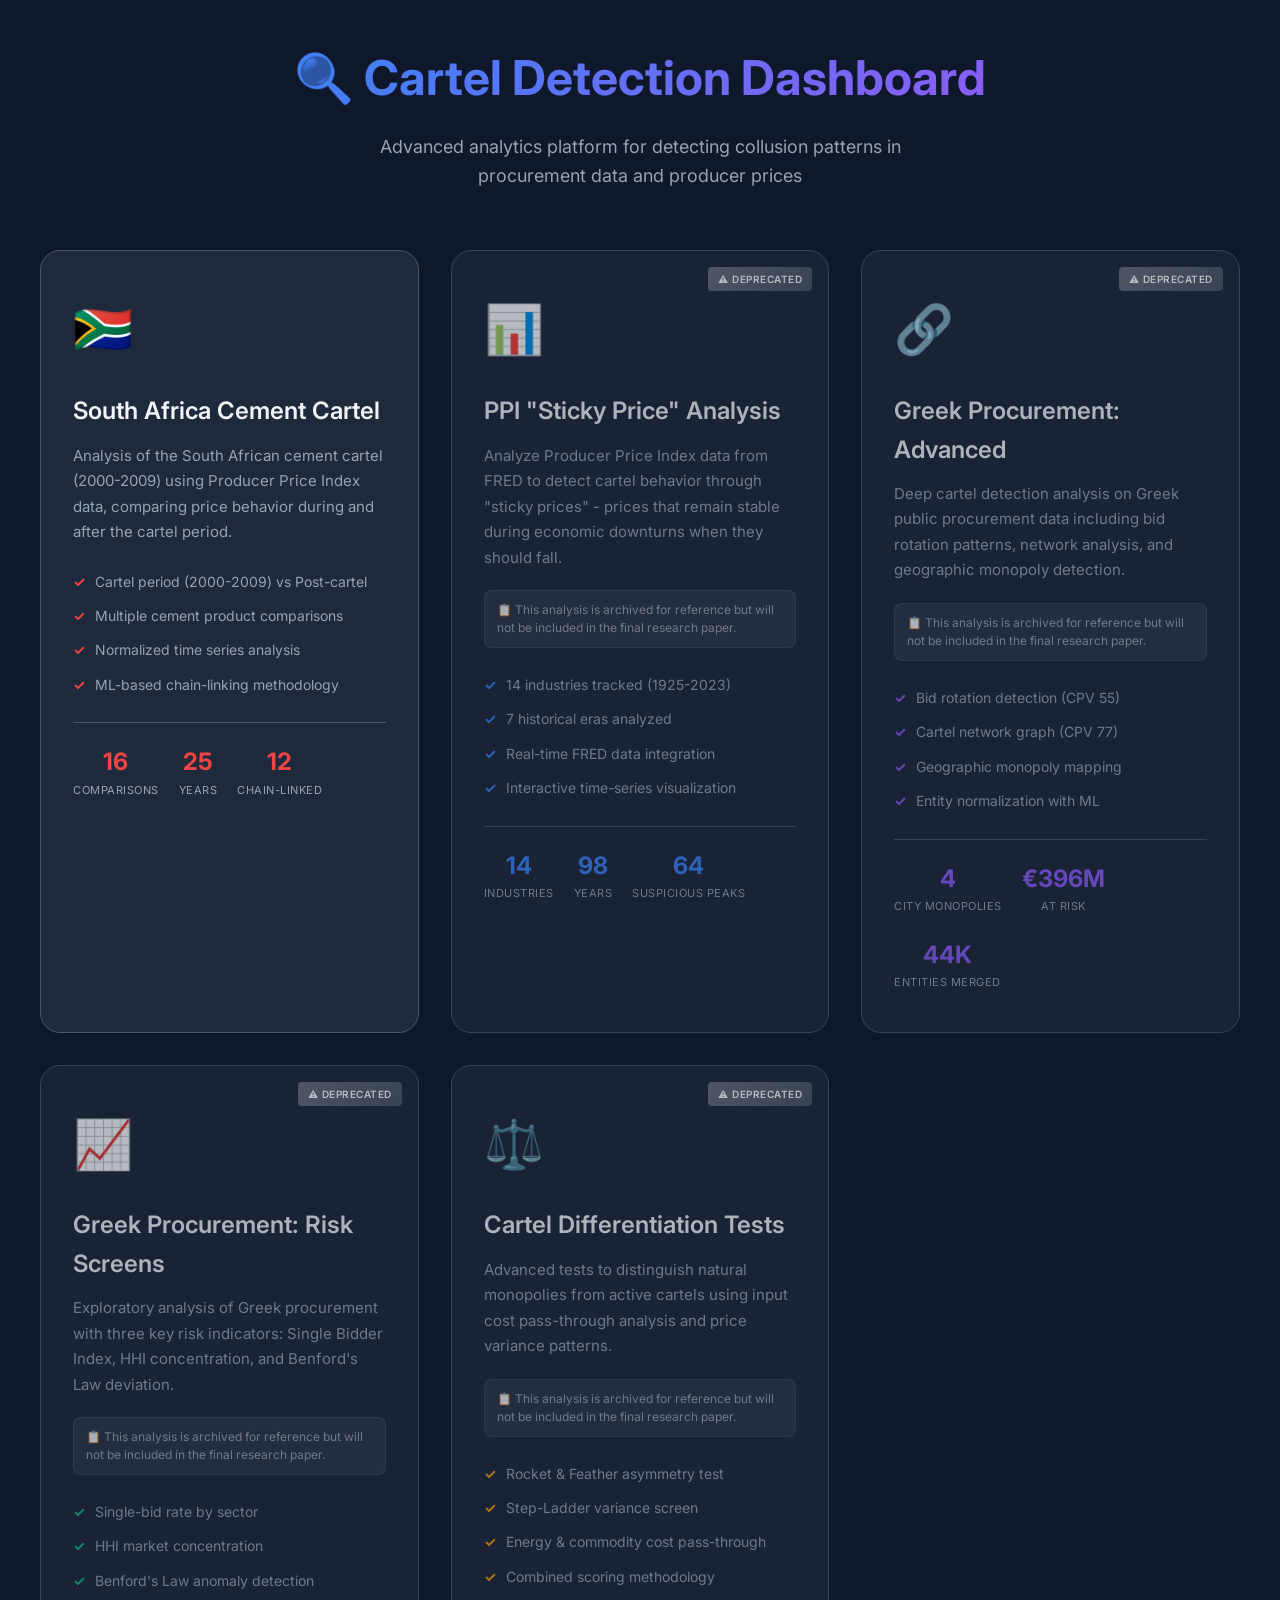
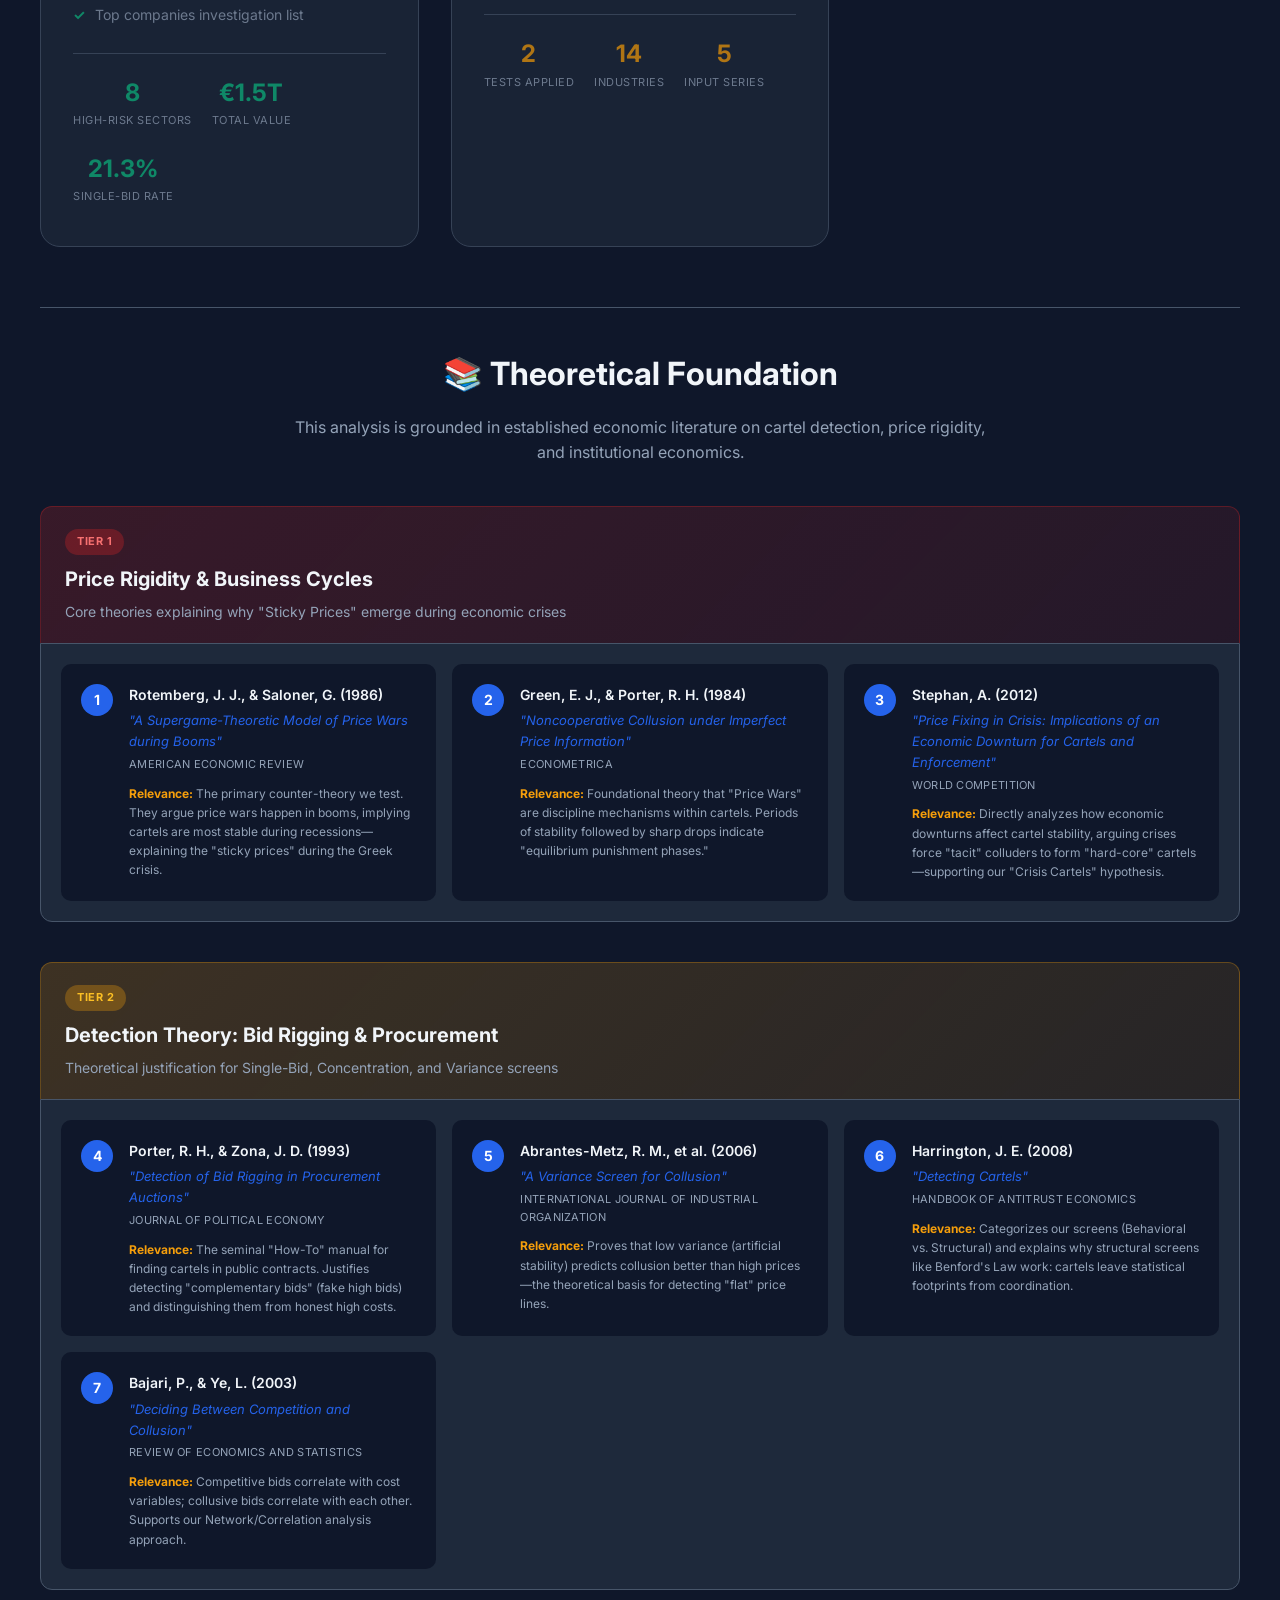
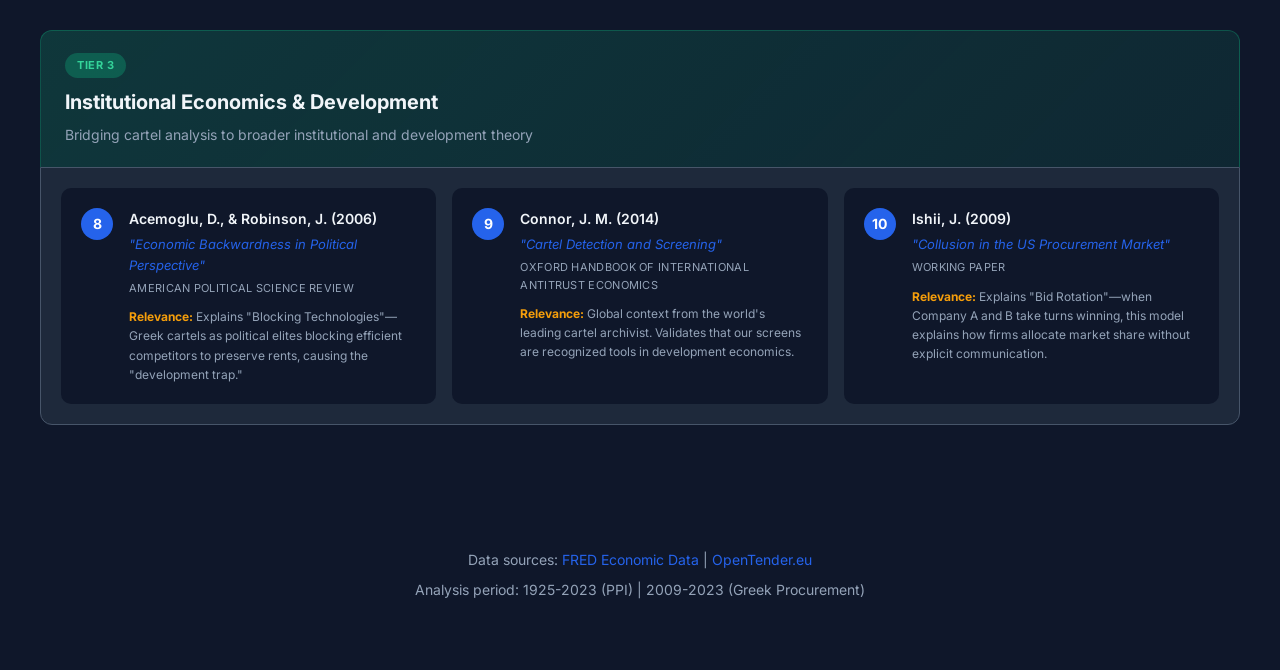
<file: index.html>
<!DOCTYPE html>
<html lang="en">
<head>
    <meta charset="UTF-8">
    <meta name="viewport" content="width=device-width, initial-scale=1.0">
    <title>Cartel Detection Dashboard</title>
    <link href="https://fonts.googleapis.com/css2?family=Inter:wght@300;400;500;600;700&display=swap" rel="stylesheet">
    <link rel="stylesheet" href="styles.css">
    <style>
        .landing-page {
            min-height: 100vh;
            display: flex;
            flex-direction: column;
            align-items: center;
            justify-content: center;
            padding: 40px 20px;
        }

        .landing-header {
            text-align: center;
            margin-bottom: 60px;
        }

        .landing-header h1 {
            font-size: 48px;
            font-weight: 700;
            margin-bottom: 16px;
            background: linear-gradient(135deg, #3b82f6 0%, #8b5cf6 100%);
            -webkit-background-clip: text;
            -webkit-text-fill-color: transparent;
            background-clip: text;
        }

        .landing-header .subtitle {
            font-size: 18px;
            color: var(--text-secondary);
            max-width: 600px;
            margin: 0 auto;
        }

        .options-grid {
            display: grid;
            grid-template-columns: repeat(auto-fit, minmax(320px, 1fr));
            gap: 32px;
            max-width: 1200px;
            width: 100%;
        }

        .option-card {
            background: var(--bg-card);
            border: 1px solid var(--border);
            border-radius: 20px;
            padding: 40px 32px;
            cursor: pointer;
            transition: all 0.3s ease;
            text-decoration: none;
            color: inherit;
            position: relative;
            overflow: hidden;
        }

        .option-card::before {
            content: '';
            position: absolute;
            top: 0;
            left: 0;
            right: 0;
            height: 4px;
            background: linear-gradient(90deg, var(--card-accent), var(--card-accent-end));
            opacity: 0;
            transition: opacity 0.3s ease;
        }

        .option-card:hover {
            transform: translateY(-8px);
            border-color: var(--card-accent);
            box-shadow: 0 20px 40px rgba(0, 0, 0, 0.3);
        }

        .option-card:hover::before {
            opacity: 1;
        }

        .option-card.ppi {
            --card-accent: #3b82f6;
            --card-accent-end: #60a5fa;
        }

        .option-card.greek-advanced {
            --card-accent: #8b5cf6;
            --card-accent-end: #a78bfa;
        }

        .option-card.greek-eda {
            --card-accent: #10b981;
            --card-accent-end: #34d399;
        }

        .option-card.cartel-diff {
            --card-accent: #f59e0b;
            --card-accent-end: #fbbf24;
        }

        .option-card.sa-cement {
            --card-accent: #ef4444;
            --card-accent-end: #f87171;
        }

        .option-card.deprecated {
            opacity: 0.7;
        }
        .option-card.deprecated:hover {
            opacity: 0.85;
        }
        .deprecated-badge {
            position: absolute;
            top: 16px;
            right: 16px;
            background: linear-gradient(135deg, #6b7280, #4b5563);
            color: #fff;
            font-size: 10px;
            font-weight: 600;
            padding: 4px 10px;
            border-radius: 4px;
            text-transform: uppercase;
            letter-spacing: 0.5px;
            z-index: 10;
        }
        .deprecated-note {
            background: rgba(107, 114, 128, 0.2);
            border: 1px solid rgba(107, 114, 128, 0.3);
            border-radius: 8px;
            padding: 10px 12px;
            margin-top: 12px;
            font-size: 12px;
            color: #9ca3af;
            line-height: 1.5;
        }

        .option-icon {
            font-size: 48px;
            margin-bottom: 24px;
            display: block;
        }

        .option-card h2 {
            font-size: 24px;
            font-weight: 600;
            margin-bottom: 12px;
        }

        .option-card .description {
            color: var(--text-secondary);
            font-size: 15px;
            line-height: 1.7;
            margin-bottom: 20px;
        }

        .option-card .stats {
            display: flex;
            gap: 20px;
            flex-wrap: wrap;
            margin-top: 20px;
            padding-top: 20px;
            border-top: 1px solid var(--border);
        }

        .option-card .stat {
            text-align: center;
        }

        .option-card .stat-value {
            font-size: 24px;
            font-weight: 700;
            color: var(--card-accent);
        }

        .option-card .stat-label {
            font-size: 11px;
            color: var(--text-secondary);
            text-transform: uppercase;
            letter-spacing: 0.5px;
        }

        .option-card .features {
            list-style: none;
            margin-top: 20px;
        }

        .option-card .features li {
            padding: 6px 0;
            font-size: 14px;
            color: var(--text-secondary);
            display: flex;
            align-items: center;
            gap: 10px;
        }

        .option-card .features li::before {
            content: '✓';
            color: var(--card-accent);
            font-weight: bold;
        }

        /* Theory Section Styles */
        .theory-section {
            max-width: 1200px;
            width: 100%;
            margin-top: 60px;
            padding-top: 40px;
            border-top: 1px solid var(--border);
        }

        .theory-header {
            font-size: 32px;
            text-align: center;
            margin-bottom: 16px;
        }

        .theory-intro {
            text-align: center;
            color: var(--text-secondary);
            max-width: 700px;
            margin: 0 auto 40px;
            font-size: 16px;
        }

        .theory-tier {
            margin-bottom: 40px;
        }

        .tier-header {
            padding: 20px 24px;
            border-radius: 12px 12px 0 0;
            margin-bottom: 0;
        }

        .tier-header.tier-1 {
            background: linear-gradient(135deg, rgba(220, 38, 38, 0.2), rgba(220, 38, 38, 0.1));
            border: 1px solid rgba(220, 38, 38, 0.3);
            border-bottom: none;
        }

        .tier-header.tier-2 {
            background: linear-gradient(135deg, rgba(245, 158, 11, 0.2), rgba(245, 158, 11, 0.1));
            border: 1px solid rgba(245, 158, 11, 0.3);
            border-bottom: none;
        }

        .tier-header.tier-3 {
            background: linear-gradient(135deg, rgba(16, 185, 129, 0.2), rgba(16, 185, 129, 0.1));
            border: 1px solid rgba(16, 185, 129, 0.3);
            border-bottom: none;
        }

        .tier-badge {
            display: inline-block;
            padding: 4px 12px;
            border-radius: 20px;
            font-size: 11px;
            font-weight: 700;
            text-transform: uppercase;
            letter-spacing: 0.5px;
            margin-bottom: 8px;
        }

        .tier-1 .tier-badge {
            background: rgba(220, 38, 38, 0.3);
            color: #f87171;
        }

        .tier-2 .tier-badge {
            background: rgba(245, 158, 11, 0.3);
            color: #fbbf24;
        }

        .tier-3 .tier-badge {
            background: rgba(16, 185, 129, 0.3);
            color: #34d399;
        }

        .tier-header h3 {
            font-size: 20px;
            margin-bottom: 6px;
        }

        .tier-header p {
            font-size: 14px;
            color: var(--text-secondary);
            margin: 0;
        }

        .papers-grid {
            display: grid;
            grid-template-columns: repeat(auto-fit, minmax(320px, 1fr));
            gap: 16px;
            background: var(--bg-card);
            border: 1px solid var(--border);
            border-radius: 0 0 12px 12px;
            padding: 20px;
        }

        .paper-card {
            display: flex;
            gap: 16px;
            background: var(--bg-dark);
            border-radius: 10px;
            padding: 20px;
            transition: transform 0.2s ease;
        }

        .paper-card:hover {
            transform: translateX(4px);
        }

        .paper-number {
            flex-shrink: 0;
            width: 32px;
            height: 32px;
            border-radius: 50%;
            background: var(--primary);
            color: white;
            display: flex;
            align-items: center;
            justify-content: center;
            font-weight: 700;
            font-size: 14px;
        }

        .paper-content h4 {
            font-size: 14px;
            font-weight: 600;
            margin-bottom: 4px;
            color: var(--text-primary);
        }

        .paper-title {
            font-size: 13px;
            font-style: italic;
            color: var(--primary);
            margin-bottom: 4px;
        }

        .paper-journal {
            font-size: 11px;
            color: var(--text-secondary);
            margin-bottom: 10px;
            text-transform: uppercase;
            letter-spacing: 0.3px;
        }

        .paper-relevance {
            font-size: 12px;
            color: var(--text-secondary);
            line-height: 1.6;
        }

        .paper-relevance strong {
            color: var(--warning);
        }

        .footer {
            margin-top: 60px;
            text-align: center;
            color: var(--text-secondary);
            font-size: 14px;
        }

        .footer a {
            color: var(--primary);
            text-decoration: none;
        }

        .footer a:hover {
            text-decoration: underline;
        }

        @media (max-width: 768px) {
            .landing-header h1 {
                font-size: 32px;
            }

            .options-grid {
                grid-template-columns: 1fr;
            }

            .option-card {
                padding: 30px 24px;
            }
        }
    </style>
</head>
<body>
    <div class="landing-page">
        <header class="landing-header">
            <h1>🔍 Cartel Detection Dashboard</h1>
            <p class="subtitle">Advanced analytics platform for detecting collusion patterns in procurement data and producer prices</p>
        </header>

        <div class="options-grid">
            <!-- Option 1: South Africa Cement Cartel (Active) -->
            <a href="south-africa-cement.html" class="option-card sa-cement">
                <span class="option-icon">🇿🇦</span>
                <h2>South Africa Cement Cartel</h2>
                <p class="description">
                    Analysis of the South African cement cartel (2000-2009) using Producer Price Index data, 
                    comparing price behavior during and after the cartel period.
                </p>
                <ul class="features">
                    <li>Cartel period (2000-2009) vs Post-cartel</li>
                    <li>Multiple cement product comparisons</li>
                    <li>Normalized time series analysis</li>
                    <li>ML-based chain-linking methodology</li>
                </ul>
                <div class="stats">
                    <div class="stat">
                        <div class="stat-value">16</div>
                        <div class="stat-label">Comparisons</div>
                    </div>
                    <div class="stat">
                        <div class="stat-value">25</div>
                        <div class="stat-label">Years</div>
                    </div>
                    <div class="stat">
                        <div class="stat-value">12</div>
                        <div class="stat-label">Chain-Linked</div>
                    </div>
                </div>
            </a>

            <!-- Option 2: PPI Analysis -->
            <a href="ppi-analysis.html" class="option-card ppi deprecated">
                <span class="deprecated-badge">⚠️ Deprecated</span>
                <span class="option-icon">📊</span>
                <h2>PPI "Sticky Price" Analysis</h2>
                <p class="description">
                    Analyze Producer Price Index data from FRED to detect cartel behavior through "sticky prices" - 
                    prices that remain stable during economic downturns when they should fall.
                </p>
                <div class="deprecated-note">
                    📋 This analysis is archived for reference but will not be included in the final research paper.
                </div>
                <ul class="features">
                    <li>14 industries tracked (1925-2023)</li>
                    <li>7 historical eras analyzed</li>
                    <li>Real-time FRED data integration</li>
                    <li>Interactive time-series visualization</li>
                </ul>
                <div class="stats">
                    <div class="stat">
                        <div class="stat-value">14</div>
                        <div class="stat-label">Industries</div>
                    </div>
                    <div class="stat">
                        <div class="stat-value">98</div>
                        <div class="stat-label">Years</div>
                    </div>
                    <div class="stat">
                        <div class="stat-value">64</div>
                        <div class="stat-label">Suspicious Peaks</div>
                    </div>
                </div>
            </a>

            <!-- Option 2: Greek Advanced Analysis -->
            <a href="greek-advanced.html" class="option-card greek-advanced deprecated">
                <span class="deprecated-badge">⚠️ Deprecated</span>
                <span class="option-icon">🔗</span>
                <h2>Greek Procurement: Advanced</h2>
                <p class="description">
                    Deep cartel detection analysis on Greek public procurement data including bid rotation patterns, 
                    network analysis, and geographic monopoly detection.
                </p>
                <div class="deprecated-note">
                    📋 This analysis is archived for reference but will not be included in the final research paper.
                </div>
                <ul class="features">
                    <li>Bid rotation detection (CPV 55)</li>
                    <li>Cartel network graph (CPV 77)</li>
                    <li>Geographic monopoly mapping</li>
                    <li>Entity normalization with ML</li>
                </ul>
                <div class="stats">
                    <div class="stat">
                        <div class="stat-value">4</div>
                        <div class="stat-label">City Monopolies</div>
                    </div>
                    <div class="stat">
                        <div class="stat-value">€396M</div>
                        <div class="stat-label">At Risk</div>
                    </div>
                    <div class="stat">
                        <div class="stat-value">44K</div>
                        <div class="stat-label">Entities Merged</div>
                    </div>
                </div>
            </a>

            <!-- Option 3: Greek EDA -->
            <a href="greek-eda.html" class="option-card greek-eda deprecated">
                <span class="deprecated-badge">⚠️ Deprecated</span>
                <span class="option-icon">📈</span>
                <h2>Greek Procurement: Risk Screens</h2>
                <p class="description">
                    Exploratory analysis of Greek procurement with three key risk indicators: 
                    Single Bidder Index, HHI concentration, and Benford's Law deviation.
                </p>
                <div class="deprecated-note">
                    📋 This analysis is archived for reference but will not be included in the final research paper.
                </div>
                <ul class="features">
                    <li>Single-bid rate by sector</li>
                    <li>HHI market concentration</li>
                    <li>Benford's Law anomaly detection</li>
                    <li>Top companies investigation list</li>
                </ul>
                <div class="stats">
                    <div class="stat">
                        <div class="stat-value">8</div>
                        <div class="stat-label">High-Risk Sectors</div>
                    </div>
                    <div class="stat">
                        <div class="stat-value">€1.5T</div>
                        <div class="stat-label">Total Value</div>
                    </div>
                    <div class="stat">
                        <div class="stat-value">21.3%</div>
                        <div class="stat-label">Single-Bid Rate</div>
                    </div>
                </div>
            </a>

            <!-- Option 4: Cartel Differentiation -->
            <a href="cartel-differentiation.html" class="option-card cartel-diff deprecated">
                <span class="deprecated-badge">⚠️ Deprecated</span>
                <span class="option-icon">⚖️</span>
                <h2>Cartel Differentiation Tests</h2>
                <p class="description">
                    Advanced tests to distinguish natural monopolies from active cartels using 
                    input cost pass-through analysis and price variance patterns.
                </p>
                <div class="deprecated-note">
                    📋 This analysis is archived for reference but will not be included in the final research paper.
                </div>
                <ul class="features">
                    <li>Rocket & Feather asymmetry test</li>
                    <li>Step-Ladder variance screen</li>
                    <li>Energy & commodity cost pass-through</li>
                    <li>Combined scoring methodology</li>
                </ul>
                <div class="stats">
                    <div class="stat">
                        <div class="stat-value">2</div>
                        <div class="stat-label">Tests Applied</div>
                    </div>
                    <div class="stat">
                        <div class="stat-value">14</div>
                        <div class="stat-label">Industries</div>
                    </div>
                    <div class="stat">
                        <div class="stat-value">5</div>
                        <div class="stat-label">Input Series</div>
                    </div>
                </div>
            </a>
        </div>

        <!-- Economic Theory Foundation -->
        <section class="theory-section">
            <h2 class="theory-header">📚 Theoretical Foundation</h2>
            <p class="theory-intro">This analysis is grounded in established economic literature on cartel detection, price rigidity, and institutional economics.</p>

            <!-- Tier 1 -->
            <div class="theory-tier">
                <div class="tier-header tier-1">
                    <span class="tier-badge">Tier 1</span>
                    <h3>Price Rigidity & Business Cycles</h3>
                    <p>Core theories explaining why "Sticky Prices" emerge during economic crises</p>
                </div>
                <div class="papers-grid">
                    <div class="paper-card">
                        <div class="paper-number">1</div>
                        <div class="paper-content">
                            <h4>Rotemberg, J. J., & Saloner, G. (1986)</h4>
                            <p class="paper-title">"A Supergame-Theoretic Model of Price Wars during Booms"</p>
                            <p class="paper-journal">American Economic Review</p>
                            <p class="paper-relevance"><strong>Relevance:</strong> The primary counter-theory we test. They argue price wars happen in booms, implying cartels are most stable during recessions—explaining the "sticky prices" during the Greek crisis.</p>
                        </div>
                    </div>
                    <div class="paper-card">
                        <div class="paper-number">2</div>
                        <div class="paper-content">
                            <h4>Green, E. J., & Porter, R. H. (1984)</h4>
                            <p class="paper-title">"Noncooperative Collusion under Imperfect Price Information"</p>
                            <p class="paper-journal">Econometrica</p>
                            <p class="paper-relevance"><strong>Relevance:</strong> Foundational theory that "Price Wars" are discipline mechanisms within cartels. Periods of stability followed by sharp drops indicate "equilibrium punishment phases."</p>
                        </div>
                    </div>
                    <div class="paper-card">
                        <div class="paper-number">3</div>
                        <div class="paper-content">
                            <h4>Stephan, A. (2012)</h4>
                            <p class="paper-title">"Price Fixing in Crisis: Implications of an Economic Downturn for Cartels and Enforcement"</p>
                            <p class="paper-journal">World Competition</p>
                            <p class="paper-relevance"><strong>Relevance:</strong> Directly analyzes how economic downturns affect cartel stability, arguing crises force "tacit" colluders to form "hard-core" cartels—supporting our "Crisis Cartels" hypothesis.</p>
                        </div>
                    </div>
                </div>
            </div>

            <!-- Tier 2 -->
            <div class="theory-tier">
                <div class="tier-header tier-2">
                    <span class="tier-badge">Tier 2</span>
                    <h3>Detection Theory: Bid Rigging & Procurement</h3>
                    <p>Theoretical justification for Single-Bid, Concentration, and Variance screens</p>
                </div>
                <div class="papers-grid">
                    <div class="paper-card">
                        <div class="paper-number">4</div>
                        <div class="paper-content">
                            <h4>Porter, R. H., & Zona, J. D. (1993)</h4>
                            <p class="paper-title">"Detection of Bid Rigging in Procurement Auctions"</p>
                            <p class="paper-journal">Journal of Political Economy</p>
                            <p class="paper-relevance"><strong>Relevance:</strong> The seminal "How-To" manual for finding cartels in public contracts. Justifies detecting "complementary bids" (fake high bids) and distinguishing them from honest high costs.</p>
                        </div>
                    </div>
                    <div class="paper-card">
                        <div class="paper-number">5</div>
                        <div class="paper-content">
                            <h4>Abrantes-Metz, R. M., et al. (2006)</h4>
                            <p class="paper-title">"A Variance Screen for Collusion"</p>
                            <p class="paper-journal">International Journal of Industrial Organization</p>
                            <p class="paper-relevance"><strong>Relevance:</strong> Proves that low variance (artificial stability) predicts collusion better than high prices—the theoretical basis for detecting "flat" price lines.</p>
                        </div>
                    </div>
                    <div class="paper-card">
                        <div class="paper-number">6</div>
                        <div class="paper-content">
                            <h4>Harrington, J. E. (2008)</h4>
                            <p class="paper-title">"Detecting Cartels"</p>
                            <p class="paper-journal">Handbook of Antitrust Economics</p>
                            <p class="paper-relevance"><strong>Relevance:</strong> Categorizes our screens (Behavioral vs. Structural) and explains why structural screens like Benford's Law work: cartels leave statistical footprints from coordination.</p>
                        </div>
                    </div>
                    <div class="paper-card">
                        <div class="paper-number">7</div>
                        <div class="paper-content">
                            <h4>Bajari, P., & Ye, L. (2003)</h4>
                            <p class="paper-title">"Deciding Between Competition and Collusion"</p>
                            <p class="paper-journal">Review of Economics and Statistics</p>
                            <p class="paper-relevance"><strong>Relevance:</strong> Competitive bids correlate with cost variables; collusive bids correlate with each other. Supports our Network/Correlation analysis approach.</p>
                        </div>
                    </div>
                </div>
            </div>

            <!-- Tier 3 -->
            <div class="theory-tier">
                <div class="tier-header tier-3">
                    <span class="tier-badge">Tier 3</span>
                    <h3>Institutional Economics & Development</h3>
                    <p>Bridging cartel analysis to broader institutional and development theory</p>
                </div>
                <div class="papers-grid">
                    <div class="paper-card">
                        <div class="paper-number">8</div>
                        <div class="paper-content">
                            <h4>Acemoglu, D., & Robinson, J. (2006)</h4>
                            <p class="paper-title">"Economic Backwardness in Political Perspective"</p>
                            <p class="paper-journal">American Political Science Review</p>
                            <p class="paper-relevance"><strong>Relevance:</strong> Explains "Blocking Technologies"—Greek cartels as political elites blocking efficient competitors to preserve rents, causing the "development trap."</p>
                        </div>
                    </div>
                    <div class="paper-card">
                        <div class="paper-number">9</div>
                        <div class="paper-content">
                            <h4>Connor, J. M. (2014)</h4>
                            <p class="paper-title">"Cartel Detection and Screening"</p>
                            <p class="paper-journal">Oxford Handbook of International Antitrust Economics</p>
                            <p class="paper-relevance"><strong>Relevance:</strong> Global context from the world's leading cartel archivist. Validates that our screens are recognized tools in development economics.</p>
                        </div>
                    </div>
                    <div class="paper-card">
                        <div class="paper-number">10</div>
                        <div class="paper-content">
                            <h4>Ishii, J. (2009)</h4>
                            <p class="paper-title">"Collusion in the US Procurement Market"</p>
                            <p class="paper-journal">Working Paper</p>
                            <p class="paper-relevance"><strong>Relevance:</strong> Explains "Bid Rotation"—when Company A and B take turns winning, this model explains how firms allocate market share without explicit communication.</p>
                        </div>
                    </div>
                </div>
            </div>
        </section>

        <footer class="footer">
            <p>Data sources: <a href="https://fred.stlouisfed.org/" target="_blank">FRED Economic Data</a> | <a href="https://opentender.eu/" target="_blank">OpenTender.eu</a></p>
            <p style="margin-top: 8px;">Analysis period: 1925-2023 (PPI) | 2009-2023 (Greek Procurement)</p>
        </footer>
    </div>
</body>
</html>
</file>
<file: styles.css>
/* PPI Cartel Detection Dashboard - Styles */

:root {
    --primary: #2563eb;
    --primary-dark: #1d4ed8;
    --danger: #dc2626;
    --warning: #f59e0b;
    --success: #10b981;
    --bg-dark: #0f172a;
    --bg-card: #1e293b;
    --bg-light: #334155;
    --text-primary: #f1f5f9;
    --text-secondary: #94a3b8;
    --border: #475569;
}

* {
    margin: 0;
    padding: 0;
    box-sizing: border-box;
}

body {
    font-family: 'Inter', -apple-system, BlinkMacSystemFont, sans-serif;
    background: var(--bg-dark);
    color: var(--text-primary);
    line-height: 1.6;
}

.dashboard {
    max-width: 1600px;
    margin: 0 auto;
    padding: 20px;
}

/* Header */
.header {
    display: flex;
    justify-content: space-between;
    align-items: center;
    padding: 24px;
    background: linear-gradient(135deg, var(--bg-card) 0%, var(--bg-light) 100%);
    border-radius: 16px;
    margin-bottom: 24px;
    border: 1px solid var(--border);
}

.header h1 {
    font-size: 28px;
    font-weight: 700;
    margin-bottom: 8px;
}

.header .subtitle {
    color: var(--text-secondary);
    font-size: 14px;
}

.header-stats {
    display: flex;
    gap: 24px;
}

.stat-card {
    background: var(--bg-dark);
    padding: 16px 24px;
    border-radius: 12px;
    text-align: center;
    min-width: 120px;
}

.stat-card .value {
    font-size: 28px;
    font-weight: 700;
    color: var(--primary);
}

.stat-card .label {
    font-size: 12px;
    color: var(--text-secondary);
    text-transform: uppercase;
    letter-spacing: 0.5px;
}

.stat-card.danger .value {
    color: var(--danger);
}

.stat-card.warning .value {
    color: var(--warning);
}

/* Control Panel */
.control-panel {
    display: flex;
    flex-wrap: wrap;
    gap: 16px;
    padding: 20px;
    background: var(--bg-card);
    border-radius: 12px;
    margin-bottom: 24px;
    border: 1px solid var(--border);
}

.control-group {
    display: flex;
    flex-direction: column;
    gap: 8px;
}

.control-group label {
    font-size: 12px;
    font-weight: 500;
    color: var(--text-secondary);
    text-transform: uppercase;
    letter-spacing: 0.5px;
}

.control-group label:has(input[type="checkbox"]) {
    display: flex;
    align-items: center;
    gap: 8px;
    cursor: pointer;
    text-transform: none;
    font-size: 14px;
    color: var(--text-primary);
}

.select-input {
    background: var(--bg-dark);
    border: 1px solid var(--border);
    border-radius: 8px;
    padding: 10px 16px;
    color: var(--text-primary);
    font-size: 14px;
    min-width: 180px;
    cursor: pointer;
}

.select-input:focus {
    outline: none;
    border-color: var(--primary);
}

.search-input {
    background: var(--bg-dark);
    border: 1px solid var(--border);
    border-radius: 8px;
    padding: 10px 16px;
    color: var(--text-primary);
    font-size: 14px;
    min-width: 250px;
}

.search-input:focus {
    outline: none;
    border-color: var(--primary);
}

/* Chart Section */
.chart-section {
    background: var(--bg-card);
    border-radius: 12px;
    padding: 24px;
    margin-bottom: 24px;
    border: 1px solid var(--border);
}

.chart-header {
    display: flex;
    justify-content: space-between;
    align-items: center;
    margin-bottom: 20px;
}

.chart-header h2 {
    font-size: 18px;
    font-weight: 600;
}

.chart-legend {
    display: flex;
    gap: 16px;
    font-size: 13px;
}

.legend-item {
    display: flex;
    align-items: center;
    gap: 6px;
}

.legend-dot {
    width: 12px;
    height: 12px;
    border-radius: 50%;
}

.chart-container {
    position: relative;
    height: 400px;
}

/* Era Section */
.era-section {
    margin-bottom: 24px;
}

.era-section h2 {
    font-size: 20px;
    font-weight: 600;
    margin-bottom: 16px;
}

.era-cards {
    display: grid;
    grid-template-columns: repeat(auto-fill, minmax(300px, 1fr));
    gap: 16px;
}

.era-card {
    background: var(--bg-card);
    border-radius: 12px;
    padding: 20px;
    border: 1px solid var(--border);
    cursor: pointer;
    transition: all 0.2s ease;
}

.era-card:hover {
    transform: translateY(-2px);
    border-color: var(--primary);
}

.era-card.active {
    border-color: var(--primary);
    box-shadow: 0 0 0 2px rgba(37, 99, 235, 0.3);
}

.era-card-header {
    display: flex;
    justify-content: space-between;
    align-items: flex-start;
    margin-bottom: 12px;
}

.era-card-header h3 {
    font-size: 16px;
    font-weight: 600;
}

.era-indicator {
    width: 12px;
    height: 12px;
    border-radius: 50%;
}

.era-card-dates {
    font-size: 12px;
    color: var(--text-secondary);
    margin-bottom: 8px;
}

.era-card-description {
    font-size: 13px;
    color: var(--text-secondary);
    margin-bottom: 12px;
    line-height: 1.5;
}

.era-card-stats {
    display: flex;
    gap: 16px;
}

.era-stat {
    text-align: center;
}

.era-stat .value {
    font-size: 20px;
    font-weight: 700;
}

.era-stat .label {
    font-size: 11px;
    color: var(--text-secondary);
}

/* Rankings Section */
.rankings-section {
    background: var(--bg-card);
    border-radius: 12px;
    padding: 24px;
    margin-bottom: 24px;
    border: 1px solid var(--border);
}

.rankings-section h2 {
    font-size: 20px;
    font-weight: 600;
    margin-bottom: 20px;
}

.rankings-container {
    display: grid;
    grid-template-columns: 1fr 1fr;
    gap: 24px;
}

.rankings-chart {
    height: 400px;
}

.rankings-table {
    overflow-y: auto;
    max-height: 400px;
}

.ranking-item {
    display: flex;
    align-items: center;
    padding: 12px;
    background: var(--bg-dark);
    border-radius: 8px;
    margin-bottom: 8px;
}

.ranking-position {
    width: 32px;
    height: 32px;
    background: var(--bg-light);
    border-radius: 50%;
    display: flex;
    align-items: center;
    justify-content: center;
    font-weight: 700;
    font-size: 14px;
    margin-right: 12px;
}

.ranking-position.top-3 {
    background: var(--danger);
}

.ranking-info {
    flex: 1;
}

.ranking-info h4 {
    font-size: 14px;
    font-weight: 600;
    margin-bottom: 2px;
}

.ranking-info p {
    font-size: 12px;
    color: var(--text-secondary);
}

.ranking-value {
    font-size: 20px;
    font-weight: 700;
    color: var(--danger);
}

/* Detail Section */
.detail-section {
    background: var(--bg-card);
    border-radius: 12px;
    padding: 24px;
    margin-bottom: 24px;
    border: 1px solid var(--border);
}

.detail-section h2 {
    font-size: 20px;
    font-weight: 600;
    margin-bottom: 20px;
}

.filter-bar {
    display: flex;
    gap: 16px;
    margin-bottom: 20px;
}

.suspicious-grid {
    display: grid;
    grid-template-columns: repeat(auto-fill, minmax(280px, 1fr));
    gap: 12px;
    max-height: 500px;
    overflow-y: auto;
}

.suspicious-item {
    background: var(--bg-dark);
    border-radius: 8px;
    padding: 16px;
    border-left: 4px solid var(--danger);
}

.suspicious-item.high {
    border-left-color: var(--danger);
}

.suspicious-item.medium {
    border-left-color: var(--warning);
}

.suspicious-item.low {
    border-left-color: var(--success);
}

.suspicious-header {
    display: flex;
    justify-content: space-between;
    align-items: center;
    margin-bottom: 8px;
}

.suspicious-header h4 {
    font-size: 14px;
    font-weight: 600;
}

.suspicious-badge {
    font-size: 11px;
    padding: 4px 8px;
    border-radius: 12px;
    font-weight: 500;
}

.suspicious-badge.high {
    background: rgba(220, 38, 38, 0.2);
    color: var(--danger);
}

.suspicious-badge.medium {
    background: rgba(245, 158, 11, 0.2);
    color: var(--warning);
}

.suspicious-badge.low {
    background: rgba(16, 185, 129, 0.2);
    color: var(--success);
}

.suspicious-details {
    font-size: 12px;
    color: var(--text-secondary);
}

/* Footer */
.footer {
    text-align: center;
    padding: 24px;
    color: var(--text-secondary);
    font-size: 13px;
}

.footer p {
    margin-bottom: 4px;
}

/* Responsive */
@media (max-width: 1024px) {
    .rankings-container {
        grid-template-columns: 1fr;
    }
    
    .header {
        flex-direction: column;
        gap: 20px;
    }
    
    .header-stats {
        width: 100%;
        justify-content: center;
    }
}

@media (max-width: 768px) {
    .control-panel {
        flex-direction: column;
    }
    
    .select-input, .search-input {
        width: 100%;
    }
    
    .era-cards {
        grid-template-columns: 1fr;
    }
}

/* Scrollbar */
::-webkit-scrollbar {
    width: 8px;
    height: 8px;
}

::-webkit-scrollbar-track {
    background: var(--bg-dark);
    border-radius: 4px;
}

::-webkit-scrollbar-thumb {
    background: var(--bg-light);
    border-radius: 4px;
}

::-webkit-scrollbar-thumb:hover {
    background: var(--border);
}
</file>
